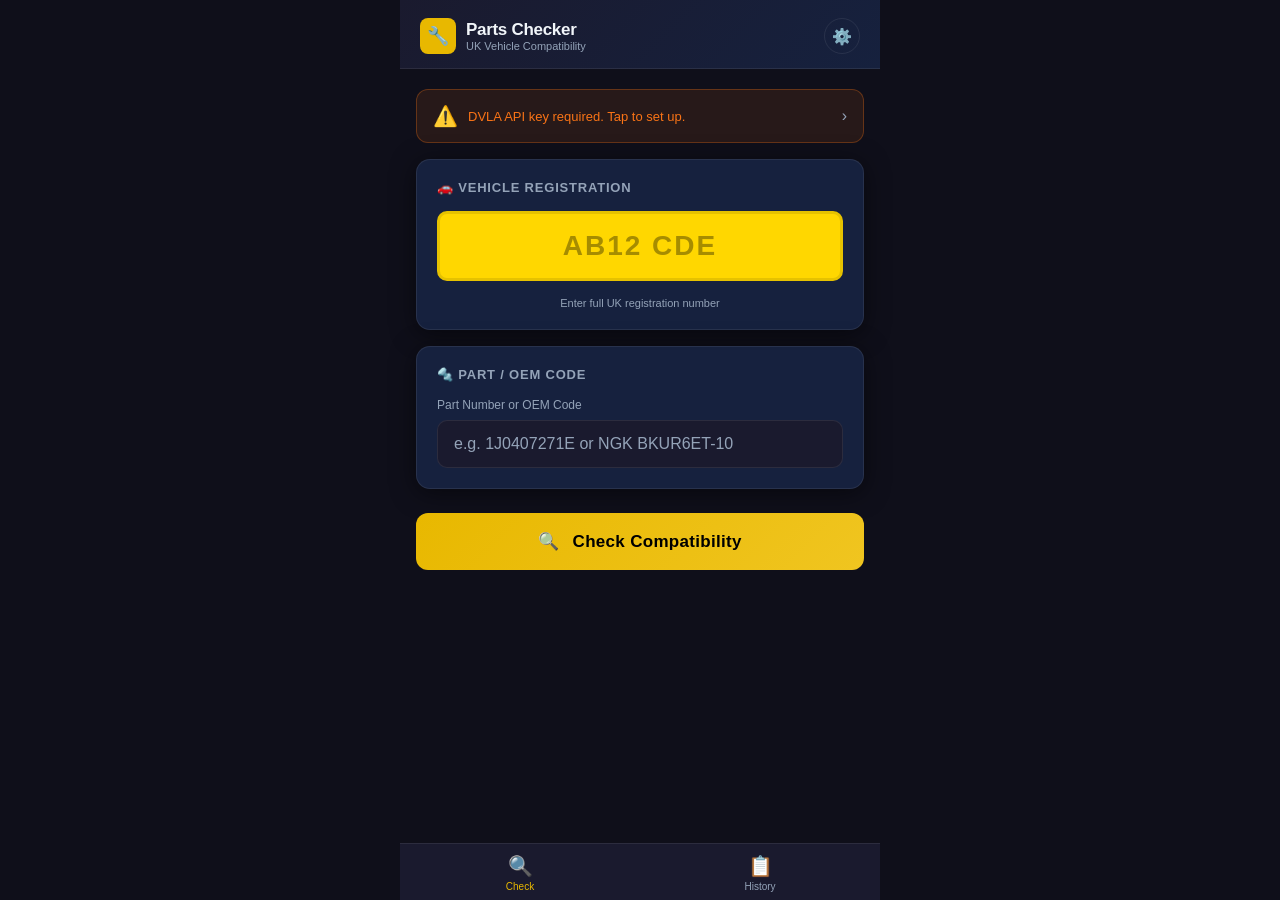
<file: vehicle-parts-checker/index.html>
<!DOCTYPE html>
<html lang="en">
<head>
  <meta charset="UTF-8" />
  <meta name="viewport" content="width=device-width, initial-scale=1.0, maximum-scale=1.0, user-scalable=no" />
  <meta name="apple-mobile-web-app-capable" content="yes" />
  <meta name="apple-mobile-web-app-status-bar-style" content="black-translucent" />
  <meta name="apple-mobile-web-app-title" content="Parts Checker" />
  <meta name="theme-color" content="#1a1a2e" />
  <title>UK Vehicle Parts Checker</title>
  <style>
    /* ─── Reset & Base ─────────────────────────────────── */
    *, *::before, *::after { box-sizing: border-box; margin: 0; padding: 0; }

    :root {
      --bg:        #0f0f1a;
      --surface:   #1a1a2e;
      --card:      #16213e;
      --accent:    #e8b800;
      --accent2:   #00b4d8;
      --success:   #22c55e;
      --danger:    #ef4444;
      --warning:   #f97316;
      --text:      #f1f5f9;
      --muted:     #94a3b8;
      --border:    rgba(255,255,255,0.08);
      --radius:    14px;
      --shadow:    0 4px 24px rgba(0,0,0,0.5);
    }

    html { height: 100%; }

    body {
      font-family: -apple-system, BlinkMacSystemFont, "SF Pro Display", "Helvetica Neue", Arial, sans-serif;
      background: var(--bg);
      color: var(--text);
      min-height: 100%;
      padding: env(safe-area-inset-top) env(safe-area-inset-right) env(safe-area-inset-bottom) env(safe-area-inset-left);
      -webkit-font-smoothing: antialiased;
    }

    /* ─── App Shell ─────────────────────────────────────── */
    .app { max-width: 480px; margin: 0 auto; padding: 0 0 80px; }

    /* ─── Header ─────────────────────────────────────────── */
    .header {
      background: linear-gradient(135deg, #1a1a2e 0%, #16213e 100%);
      border-bottom: 1px solid var(--border);
      padding: 18px 20px 14px;
      position: sticky; top: 0; z-index: 100;
      -webkit-backdrop-filter: blur(12px);
      backdrop-filter: blur(12px);
    }
    .header-top { display: flex; align-items: center; justify-content: space-between; }
    .logo { display: flex; align-items: center; gap: 10px; }
    .logo-icon {
      width: 36px; height: 36px; background: var(--accent);
      border-radius: 8px; display: flex; align-items: center; justify-content: center;
      font-size: 18px;
    }
    .logo-text { font-size: 17px; font-weight: 700; letter-spacing: -0.3px; }
    .logo-sub { font-size: 11px; color: var(--muted); }
    .settings-btn {
      background: none; border: 1px solid var(--border); color: var(--muted);
      width: 36px; height: 36px; border-radius: 50%; font-size: 16px; cursor: pointer;
      display: flex; align-items: center; justify-content: center;
      -webkit-tap-highlight-color: transparent;
    }

    /* ─── Main Content ────────────────────────────────────── */
    .content { padding: 20px 16px; }

    /* ─── Card ───────────────────────────────────────────── */
    .card {
      background: var(--card);
      border: 1px solid var(--border);
      border-radius: var(--radius);
      padding: 20px;
      margin-bottom: 16px;
      box-shadow: var(--shadow);
    }
    .card-title {
      font-size: 13px; font-weight: 600; text-transform: uppercase;
      letter-spacing: 0.8px; color: var(--muted); margin-bottom: 16px;
    }

    /* ─── UK Reg Plate Input ─────────────────────────────── */
    .reg-plate-wrap { position: relative; margin-bottom: 16px; }
    .reg-plate {
      width: 100%; padding: 16px 20px;
      background: #ffd700;
      color: #000;
      border: 3px solid #e6c200;
      border-radius: 10px;
      font-size: 28px;
      font-weight: 800;
      font-family: "UKNumberPlate", "Charles Wright", "Arial Black", Arial, sans-serif;
      text-align: center;
      letter-spacing: 4px;
      text-transform: uppercase;
      outline: none;
      -webkit-appearance: none;
      caret-color: #000;
    }
    .reg-plate::placeholder { color: rgba(0,0,0,0.35); letter-spacing: 2px; }
    .reg-plate:focus { border-color: #c9a800; box-shadow: 0 0 0 3px rgba(255,215,0,0.3); }

    /* ─── Part Number Input ──────────────────────────────── */
    .part-input {
      width: 100%; padding: 14px 16px;
      background: var(--surface);
      color: var(--text);
      border: 1px solid var(--border);
      border-radius: 10px;
      font-size: 16px;
      font-weight: 600;
      text-transform: uppercase;
      letter-spacing: 1px;
      outline: none;
      -webkit-appearance: none;
      transition: border-color 0.2s;
    }
    .part-input::placeholder { color: var(--muted); font-weight: 400; text-transform: none; letter-spacing: 0; }
    .part-input:focus { border-color: var(--accent2); box-shadow: 0 0 0 3px rgba(0,180,216,0.2); }
    .input-label { font-size: 12px; color: var(--muted); margin-bottom: 8px; font-weight: 500; }

    /* ─── Check Button ───────────────────────────────────── */
    .check-btn {
      width: 100%;
      padding: 18px;
      background: linear-gradient(135deg, var(--accent) 0%, #f0c520 100%);
      color: #000;
      border: none;
      border-radius: 12px;
      font-size: 17px;
      font-weight: 700;
      cursor: pointer;
      margin-top: 8px;
      letter-spacing: 0.3px;
      -webkit-tap-highlight-color: transparent;
      transition: opacity 0.15s, transform 0.1s;
    }
    .check-btn:active { opacity: 0.85; transform: scale(0.98); }
    .check-btn:disabled { opacity: 0.5; cursor: not-allowed; }
    .check-btn .btn-icon { margin-right: 8px; }

    /* ─── Loader ─────────────────────────────────────────── */
    .loader {
      display: none;
      text-align: center;
      padding: 32px 20px;
    }
    .loader.active { display: block; }
    .spinner {
      width: 44px; height: 44px;
      border: 3px solid var(--border);
      border-top-color: var(--accent);
      border-radius: 50%;
      animation: spin 0.7s linear infinite;
      margin: 0 auto 16px;
    }
    @keyframes spin { to { transform: rotate(360deg); } }
    .loader-text { color: var(--muted); font-size: 14px; }

    /* ─── Result Panel ───────────────────────────────────── */
    .result-panel { display: none; }
    .result-panel.active { display: block; }

    /* ─── Vehicle Info Card ──────────────────────────────── */
    .vehicle-plate {
      background: #ffd700;
      color: #000;
      text-align: center;
      padding: 10px 16px;
      border-radius: 8px;
      font-size: 22px;
      font-weight: 800;
      letter-spacing: 4px;
      margin-bottom: 16px;
      font-family: "UKNumberPlate", "Charles Wright", "Arial Black", Arial, sans-serif;
      border: 2px solid #e6c200;
    }

    .vehicle-grid {
      display: grid;
      grid-template-columns: 1fr 1fr;
      gap: 10px;
    }
    .vehicle-stat {
      background: var(--surface);
      border-radius: 10px;
      padding: 12px 14px;
      border: 1px solid var(--border);
    }
    .vehicle-stat-label { font-size: 10px; text-transform: uppercase; letter-spacing: 0.6px; color: var(--muted); margin-bottom: 4px; }
    .vehicle-stat-value { font-size: 14px; font-weight: 700; color: var(--text); }
    .vehicle-stat.full { grid-column: 1 / -1; }

    /* ─── Compatibility Badge ────────────────────────────── */
    .compat-badge {
      display: flex; align-items: center; gap: 12px;
      padding: 16px 18px;
      border-radius: 12px;
      margin-bottom: 16px;
      border: 1px solid;
    }
    .compat-badge.compatible   { background: rgba(34,197,94,0.12);  border-color: rgba(34,197,94,0.3);  }
    .compat-badge.incompatible { background: rgba(239,68,68,0.12);  border-color: rgba(239,68,68,0.3);  }
    .compat-badge.unknown      { background: rgba(249,115,22,0.12); border-color: rgba(249,115,22,0.3); }
    .compat-badge.manual       { background: rgba(0,180,216,0.12);  border-color: rgba(0,180,216,0.3);  }

    .badge-icon { font-size: 28px; }
    .badge-content { flex: 1; }
    .badge-title { font-size: 16px; font-weight: 700; margin-bottom: 2px; }
    .badge-title.compatible   { color: var(--success); }
    .badge-title.incompatible { color: var(--danger); }
    .badge-title.unknown      { color: var(--warning); }
    .badge-title.manual       { color: var(--accent2); }
    .badge-note { font-size: 12px; color: var(--muted); line-height: 1.4; }

    /* ─── Part Info ──────────────────────────────────────── */
    .part-info-row {
      display: flex; justify-content: space-between; align-items: center;
      padding: 10px 0;
      border-bottom: 1px solid var(--border);
    }
    .part-info-row:last-child { border-bottom: none; }
    .part-info-label { font-size: 13px; color: var(--muted); }
    .part-info-value { font-size: 13px; font-weight: 600; text-align: right; max-width: 200px; }

    /* ─── External Links ─────────────────────────────────── */
    .links-grid { display: grid; grid-template-columns: 1fr 1fr; gap: 10px; }
    .ext-link {
      display: flex; flex-direction: column; align-items: center; justify-content: center;
      gap: 6px; padding: 14px 10px;
      background: var(--surface);
      border: 1px solid var(--border);
      border-radius: 10px;
      text-decoration: none;
      color: var(--text);
      font-size: 12px;
      font-weight: 600;
      text-align: center;
      transition: background 0.15s;
      -webkit-tap-highlight-color: transparent;
    }
    .ext-link:active { background: rgba(255,255,255,0.08); }
    .ext-link-icon { font-size: 20px; }

    /* ─── History ─────────────────────────────────────────── */
    .history-item {
      display: flex; align-items: center; gap: 12px;
      padding: 12px 0;
      border-bottom: 1px solid var(--border);
      cursor: pointer;
      -webkit-tap-highlight-color: transparent;
    }
    .history-item:last-child { border-bottom: none; }
    .history-reg {
      background: #ffd700; color: #000;
      padding: 3px 8px; border-radius: 4px;
      font-size: 12px; font-weight: 800; letter-spacing: 2px;
      font-family: "Arial Black", Arial, sans-serif;
      white-space: nowrap; flex-shrink: 0;
    }
    .history-details { flex: 1; min-width: 0; }
    .history-part { font-size: 12px; font-weight: 600; color: var(--text); white-space: nowrap; overflow: hidden; text-overflow: ellipsis; }
    .history-vehicle { font-size: 11px; color: var(--muted); }
    .history-status { font-size: 18px; flex-shrink: 0; }
    .history-clear { font-size: 12px; color: var(--muted); padding: 4px 0; cursor: pointer; text-align: right; margin-top: 4px; -webkit-tap-highlight-color: transparent; }
    .no-history { text-align: center; padding: 20px; color: var(--muted); font-size: 14px; }

    /* ─── Settings Modal ─────────────────────────────────── */
    .modal-backdrop {
      display: none; position: fixed; inset: 0;
      background: rgba(0,0,0,0.7);
      z-index: 200;
      -webkit-backdrop-filter: blur(6px);
      backdrop-filter: blur(6px);
    }
    .modal-backdrop.active { display: flex; align-items: flex-end; justify-content: center; }
    .modal {
      background: var(--card);
      border-radius: 20px 20px 0 0;
      padding: 20px 20px calc(20px + env(safe-area-inset-bottom));
      width: 100%; max-width: 480px;
      border: 1px solid var(--border);
      border-bottom: none;
      animation: slideUp 0.25s ease;
    }
    @keyframes slideUp { from { transform: translateY(100%); opacity: 0; } to { transform: translateY(0); opacity: 1; } }
    .modal-handle {
      width: 40px; height: 4px; background: var(--border);
      border-radius: 2px; margin: 0 auto 20px;
    }
    .modal-title { font-size: 18px; font-weight: 700; margin-bottom: 20px; }
    .settings-label { font-size: 12px; color: var(--muted); font-weight: 500; margin-bottom: 6px; display: block; }
    .settings-input {
      width: 100%; padding: 12px 14px;
      background: var(--surface);
      color: var(--text);
      border: 1px solid var(--border);
      border-radius: 10px;
      font-size: 14px;
      outline: none;
      -webkit-appearance: none;
      margin-bottom: 12px;
    }
    .settings-input:focus { border-color: var(--accent2); }
    .settings-info {
      background: rgba(0,180,216,0.08);
      border: 1px solid rgba(0,180,216,0.2);
      border-radius: 10px;
      padding: 12px 14px;
      font-size: 12px;
      color: var(--muted);
      line-height: 1.6;
      margin-bottom: 16px;
    }
    .settings-info a { color: var(--accent2); text-decoration: none; }
    .settings-save {
      width: 100%; padding: 16px;
      background: var(--accent2);
      color: #fff;
      border: none;
      border-radius: 10px;
      font-size: 15px;
      font-weight: 600;
      cursor: pointer;
      -webkit-tap-highlight-color: transparent;
    }
    .settings-save:active { opacity: 0.85; }

    /* ─── Error State ─────────────────────────────────────── */
    .error-panel {
      display: none;
      background: rgba(239,68,68,0.1);
      border: 1px solid rgba(239,68,68,0.3);
      border-radius: 12px;
      padding: 16px;
      margin-bottom: 16px;
    }
    .error-panel.active { display: block; }
    .error-title { font-size: 14px; font-weight: 600; color: var(--danger); margin-bottom: 4px; }
    .error-msg { font-size: 13px; color: var(--muted); line-height: 1.5; }

    /* ─── Tab Bar ─────────────────────────────────────────── */
    .tab-bar {
      position: fixed;
      bottom: 0; left: 50%;
      transform: translateX(-50%);
      width: 100%; max-width: 480px;
      background: var(--surface);
      border-top: 1px solid var(--border);
      display: flex;
      padding-bottom: env(safe-area-inset-bottom);
      z-index: 100;
    }
    .tab-btn {
      flex: 1; display: flex; flex-direction: column;
      align-items: center; gap: 3px;
      padding: 10px 0 8px;
      background: none; border: none; color: var(--muted);
      font-size: 10px; font-weight: 500; cursor: pointer;
      -webkit-tap-highlight-color: transparent;
      transition: color 0.15s;
    }
    .tab-btn.active { color: var(--accent); }
    .tab-icon { font-size: 20px; }

    /* ─── View Pages ──────────────────────────────────────── */
    .view { display: none; }
    .view.active { display: block; }

    /* ─── Empty State ─────────────────────────────────────── */
    .empty-state {
      text-align: center;
      padding: 40px 20px;
      color: var(--muted);
    }
    .empty-icon { font-size: 48px; margin-bottom: 12px; }
    .empty-text { font-size: 14px; line-height: 1.6; }

    /* ─── API Key Warning ────────────────────────────────── */
    .api-warning {
      background: rgba(249,115,22,0.1);
      border: 1px solid rgba(249,115,22,0.3);
      border-radius: 12px; padding: 14px 16px;
      margin-bottom: 16px; cursor: pointer;
      display: flex; align-items: center; gap: 10px;
      -webkit-tap-highlight-color: transparent;
    }
    .api-warning-icon { font-size: 20px; }
    .api-warning-text { flex: 1; font-size: 13px; color: var(--warning); font-weight: 500; }
    .api-warning-arrow { color: var(--muted); font-size: 16px; }

    /* ─── Tooltip ─────────────────────────────────────────── */
    .tip {
      font-size: 11px; color: var(--muted);
      margin-top: 6px; text-align: center;
    }
  </style>
</head>
<body>
  <div class="app">

    <!-- Header -->
    <div class="header">
      <div class="header-top">
        <div class="logo">
          <div class="logo-icon">🔧</div>
          <div>
            <div class="logo-text">Parts Checker</div>
            <div class="logo-sub">UK Vehicle Compatibility</div>
          </div>
        </div>
        <button class="settings-btn" id="settingsBtn" aria-label="Settings">⚙️</button>
      </div>
    </div>

    <!-- Check View -->
    <div class="content">
      <div class="view active" id="viewCheck">

        <!-- API Key Warning (shown when no key set) -->
        <div class="api-warning" id="apiWarning" onclick="openSettings()" style="display:none">
          <span class="api-warning-icon">⚠️</span>
          <span class="api-warning-text">DVLA API key required. Tap to set up.</span>
          <span class="api-warning-arrow">›</span>
        </div>

        <!-- Input Card -->
        <div class="card">
          <div class="card-title">🚗 Vehicle Registration</div>

          <div class="reg-plate-wrap">
            <input
              type="text"
              class="reg-plate"
              id="regInput"
              placeholder="AB12 CDE"
              maxlength="8"
              autocomplete="off"
              autocorrect="off"
              autocapitalize="characters"
              spellcheck="false"
              inputmode="text"
            />
          </div>
          <p class="tip">Enter full UK registration number</p>
        </div>

        <div class="card">
          <div class="card-title">🔩 Part / OEM Code</div>
          <div class="input-label">Part Number or OEM Code</div>
          <input
            type="text"
            class="part-input"
            id="partInput"
            placeholder="e.g. 1J0407271E or NGK BKUR6ET-10"
            autocomplete="off"
            autocorrect="off"
            autocapitalize="characters"
            spellcheck="false"
          />
        </div>

        <button class="check-btn" id="checkBtn" onclick="runCheck()">
          <span class="btn-icon">🔍</span> Check Compatibility
        </button>

        <!-- Loader -->
        <div class="loader" id="loader">
          <div class="spinner"></div>
          <div class="loader-text" id="loaderText">Looking up vehicle…</div>
        </div>

        <!-- Error -->
        <div class="error-panel" id="errorPanel">
          <div class="error-title" id="errorTitle">Error</div>
          <div class="error-msg" id="errorMsg"></div>
        </div>

        <!-- Result -->
        <div class="result-panel" id="resultPanel">

          <!-- Compatibility Badge -->
          <div class="compat-badge manual" id="compatBadge">
            <span class="badge-icon" id="badgeIcon">🔍</span>
            <div class="badge-content">
              <div class="badge-title manual" id="badgeTitle">Checking…</div>
              <div class="badge-note" id="badgeNote"></div>
            </div>
          </div>

          <!-- Vehicle Info -->
          <div class="card" id="vehicleCard">
            <div class="card-title">🚗 Vehicle Details</div>
            <div class="vehicle-plate" id="vehiclePlate"></div>
            <div class="vehicle-grid" id="vehicleGrid"></div>
          </div>

          <!-- Part Info -->
          <div class="card" id="partCard">
            <div class="card-title">🔩 Part Information</div>
            <div id="partRows"></div>
          </div>

          <!-- External Search Links -->
          <div class="card">
            <div class="card-title">🔗 Search Retailers</div>
            <div class="links-grid" id="searchLinks"></div>
          </div>
        </div>

      </div>

      <!-- History View -->
      <div class="view" id="viewHistory">
        <div class="card">
          <div class="card-title" style="display:flex;justify-content:space-between;align-items:center">
            <span>Recent Checks</span>
            <span class="history-clear" onclick="clearHistory()">Clear all</span>
          </div>
          <div id="historyList">
            <div class="no-history">No checks yet</div>
          </div>
        </div>
      </div>

    </div>

  </div><!-- /app -->

  <!-- Tab Bar -->
  <div class="tab-bar">
    <button class="tab-btn active" id="tabCheck" onclick="switchTab('check')">
      <span class="tab-icon">🔍</span>Check
    </button>
    <button class="tab-btn" id="tabHistory" onclick="switchTab('history')">
      <span class="tab-icon">📋</span>History
    </button>
  </div>

  <!-- Settings Modal -->
  <div class="modal-backdrop" id="modalBackdrop" onclick="closeSettingsOnBackdrop(event)">
    <div class="modal" id="modal">
      <div class="modal-handle"></div>
      <div class="modal-title">⚙️ Settings</div>

      <label class="settings-label" for="apiKeyInput">DVLA VES API Key</label>
      <input
        type="text"
        class="settings-input"
        id="apiKeyInput"
        placeholder="Enter your DVLA API key"
        autocomplete="off"
        autocorrect="off"
        spellcheck="false"
      />

      <div class="settings-info">
        The DVLA Vehicle Enquiry Service API is <strong>free</strong> to use.<br>
        Register at: <a href="https://developer-portal.driver-vehicle-licensing.api.gov.uk/" target="_blank">developer-portal.driver-vehicle-licensing.api.gov.uk</a><br><br>
        Your key is stored only on this device and never sent anywhere except the official DVLA API.
      </div>

      <button class="settings-save" onclick="saveSettings()">Save Settings</button>
    </div>
  </div>

  <script>
  // ─── OEM Manufacturer Database ───────────────────────────────────────────────
  // Maps OEM code prefixes → manufacturer and part category hints
  const OEM_BRANDS = [
    { prefix: /^04[0-9]/i,                 brand: "Audi / VW Group",      type: "Genuine OEM" },
    { prefix: /^0[56][0-9]/i,              brand: "Audi / VW Group",      type: "Genuine OEM" },
    { prefix: /^1[A-Z0-9]{1}[0-9]/i,      brand: "VW / Audi / Skoda / SEAT", type: "Genuine OEM" },
    { prefix: /^3[A-C][0-9]/i,            brand: "VW Group",             type: "Genuine OEM" },
    { prefix: /^NGK/i,                     brand: "NGK",                  type: "Spark Plug / Sensor" },
    { prefix: /^BKUR|^BKR|^BCP|^DCPR/i,  brand: "NGK",                  type: "Spark Plug" },
    { prefix: /^GFE|^GDB|^GGP/i,          brand: "Mintex / TRW",         type: "Brake Part" },
    { prefix: /^DF/i,                      brand: "Delphi",               type: "Fuel / Ignition" },
    { prefix: /^GDB|^GBD/i,               brand: "TRW",                  type: "Brake Pads" },
    { prefix: /^KH[0-9]/i,                brand: "Hella",                type: "Electrical / Lighting" },
    { prefix: /^8[A-Z][0-9]/i,            brand: "BMW / MINI",           type: "Genuine OEM" },
    { prefix: /^1[3-9][0-9]{4}/i,         brand: "BMW / MINI",           type: "Genuine OEM" },
    { prefix: /^2[0-5][0-9]{4}/i,         brand: "BMW / MINI",           type: "Genuine OEM" },
    { prefix: /^SU|^SFE|^EFL/i,           brand: "ACDelco / Unipart",    type: "Filter" },
    { prefix: /^CORT|^49[0-9]/i,          brand: "Corteco",              type: "Seal / Gasket" },
    { prefix: /^93[0-9]/i,                brand: "Vauxhall / Opel",      type: "Genuine OEM" },
    { prefix: /^13[0-9]{5}/i,             brand: "Vauxhall / Opel",      type: "Genuine OEM" },
    { prefix: /^55[0-9]{5}/i,             brand: "Fiat / Alfa / Jeep",   type: "Genuine OEM" },
    { prefix: /^71[0-9]{5}/i,             brand: "Fiat / Alfa / Jeep",   type: "Genuine OEM" },
    { prefix: /^A[0-9]{3}/i,              brand: "Mercedes-Benz",        type: "Genuine OEM" },
    { prefix: /^A[0-9]{10}/i,             brand: "Mercedes-Benz",        type: "Genuine OEM" },
    { prefix: /^4[A-H][0-9]/i,            brand: "Porsche",              type: "Genuine OEM" },
    { prefix: /^LR[0-9]/i,                brand: "Land Rover / Jaguar",  type: "Genuine OEM" },
    { prefix: /^C[0-9]{5,}/i,             brand: "Ford",                 type: "Genuine OEM" },
    { prefix: /^1[5-8][0-9]{4,}/i,        brand: "Ford",                 type: "Genuine OEM" },
    { prefix: /^DW[0-9]/i,                brand: "Delphi / Diesel",      type: "Fuel System" },
    { prefix: /^KIT|^RC[0-9]/i,           brand: "Sachs / ZF",           type: "Clutch / Suspension" },
    { prefix: /^FAI/i,                     brand: "FAI Automotive",       type: "Engine Part" },
    { prefix: /^LUK/i,                     brand: "LUK / Schaeffler",     type: "Clutch / Belt" },
    { prefix: /^INA/i,                     brand: "INA / Schaeffler",     type: "Timing / Bearing" },
    { prefix: /^FAG/i,                     brand: "FAG / Schaeffler",     type: "Bearing" },
    { prefix: /^SKF/i,                     brand: "SKF",                  type: "Bearing / Seal" },
    { prefix: /^BP[0-9]/i,                brand: "Blueprint",            type: "Aftermarket Part" },
    { prefix: /^ADC|^ADN|^ADH|^ADG|^ADF|^ADE|^ADM/i, brand: "Blueprint", type: "Aftermarket Part" },
    { prefix: /^TRW/i,                     brand: "TRW / ZF",             type: "Brake / Steering" },
    { prefix: /^ATE[0-9]/i,               brand: "ATE Continental",      type: "Brake Part" },
    { prefix: /^FEBI|^01[0-9]{4}/i,       brand: "FEBI / Bilstein",      type: "Aftermarket Part" },
    { prefix: /^MOOG/i,                    brand: "Moog",                 type: "Suspension / Steering" },
    { prefix: /^VW[0-9]/i,                brand: "VW Group",             type: "Genuine OEM" },
    { prefix: /^GS[0-9]{4}/i,             brand: "Delphi / GS",          type: "Battery" },
    { prefix: /^WIX|^WF/i,                brand: "WIX Filters",          type: "Filter" },
    { prefix: /^MANN/i,                    brand: "Mann-Filter",          type: "Filter" },
    { prefix: /^W[0-9]{3,}/i,             brand: "Mann-Filter",          type: "Filter" },
    { prefix: /^HU[0-9]/i,                brand: "Mann-Filter",          type: "Oil Filter" },
    { prefix: /^C[0-9]{4}/i,              brand: "Mann-Filter",          type: "Air Filter" },
    { prefix: /^MAHLE|^OC[0-9]/i,         brand: "Mahle / Knecht",       type: "Filter / Engine" },
  ];

  // ─── Vehicle-to-brand compatibility hints ────────────────────────────────────
  // Suggests likely compatibility based on vehicle make and OEM brand
  function getCompatibilityHint(vehicleMake, oemBrand, partType) {
    const make = (vehicleMake || "").toUpperCase();
    const brand = (oemBrand || "").toUpperCase();

    const GROUPS = {
      "VW":     ["VW", "VOLKSWAGEN", "AUDI", "SKODA", "SEAT", "PORSCHE", "CUPRA"],
      "BMW":    ["BMW", "MINI"],
      "FORD":   ["FORD"],
      "GM":     ["VAUXHALL", "OPEL"],
      "FIAT":   ["FIAT", "ALFA", "JEEP", "LANCIA", "ABARTH", "MASERATI"],
      "MERC":   ["MERCEDES", "MERCEDES-BENZ", "SMART"],
      "PSA":    ["PEUGEOT", "CITROEN", "DS"],
      "STEL":   ["PEUGEOT", "CITROEN", "DS", "FIAT", "ALFA", "JEEP", "OPEL", "VAUXHALL"],
      "LANDROVER": ["LAND ROVER", "JAGUAR"],
    };

    const OEM_GROUP_MAP = {
      "AUDI / VW GROUP":                "VW",
      "VW / AUDI / SKODA / SEAT":       "VW",
      "VW GROUP":                        "VW",
      "BMW / MINI":                      "BMW",
      "VAUXHALL / OPEL":                 "GM",
      "FIAT / ALFA / JEEP":              "FIAT",
      "MERCEDES-BENZ":                   "MERC",
      "LAND ROVER / JAGUAR":             "LANDROVER",
      "FORD":                            "FORD",
    };

    const oemGroup = OEM_GROUP_MAP[brand];
    if (oemGroup) {
      const compatibleMakes = GROUPS[oemGroup] || [];
      const isMatch = compatibleMakes.some(m => make.includes(m) || m.includes(make));
      if (isMatch) return "compatible";
      // It's a genuine OEM part for a different brand
      if (partType && partType.toLowerCase().includes("genuine")) return "incompatible";
    }

    // Aftermarket / universal brands are usually compatible
    const AFTERMARKET = [
      "NGK", "MINTEX", "TRW", "DELPHI", "HELLA", "CORTECO", "LUK",
      "INA", "FAG", "SKF", "BLUEPRINT", "FEBI", "MOOG", "ATE CONTINENTAL",
      "MAHLE", "MANN-FILTER", "WIX FILTERS", "SACHS", "FAI AUTOMOTIVE",
      "ACDELCO", "UNIPART", "BOSCH", "VALEO",
    ];
    if (AFTERMARKET.some(a => brand.includes(a))) return "unknown"; // Potentially compatible — needs verification

    return "unknown";
  }

  // ─── Identify OEM brand from part number ──────────────────────────────────────
  function identifyOEMBrand(partNumber) {
    const pn = (partNumber || "").trim();
    for (const entry of OEM_BRANDS) {
      if (entry.prefix.test(pn)) {
        return { brand: entry.brand, type: entry.type };
      }
    }
    return { brand: "Unknown / Unrecognised", type: "Unknown" };
  }

  // ─── Format reg number ────────────────────────────────────────────────────────
  function formatReg(raw) {
    return raw.replace(/\s+/g, "").toUpperCase();
  }

  // ─── DVLA VES API Call ────────────────────────────────────────────────────────
  async function fetchVehicle(reg, apiKey) {
    const response = await fetch(
      "https://driver-vehicle-licensing.api.gov.uk/vehicle-enquiry/v1/vehicles",
      {
        method: "POST",
        headers: {
          "Content-Type": "application/json",
          "x-api-key": apiKey,
        },
        body: JSON.stringify({ registrationNumber: reg }),
      }
    );
    if (!response.ok) {
      const body = await response.json().catch(() => ({}));
      if (response.status === 403 || response.status === 401) {
        throw new Error("Invalid API key. Please check your DVLA API key in Settings.");
      }
      if (response.status === 404) {
        throw new Error("Vehicle not found. Please check the registration number.");
      }
      const msg = body?.errors?.[0]?.detail || body?.message || `HTTP ${response.status}`;
      throw new Error(msg);
    }
    return response.json();
  }

  // ─── State ────────────────────────────────────────────────────────────────────
  let currentVehicle = null;

  // ─── Main check function ──────────────────────────────────────────────────────
  async function runCheck() {
    const reg = formatReg(document.getElementById("regInput").value);
    const partRaw = document.getElementById("partInput").value.trim().toUpperCase();

    if (!reg) { alert("Please enter a registration number."); return; }
    if (!partRaw) { alert("Please enter a part number or OEM code."); return; }

    const apiKey = localStorage.getItem("dvla_api_key");
    if (!apiKey) { openSettings(); return; }

    // Reset UI
    hideResult();
    hideError();
    showLoader("Looking up vehicle…");

    try {
      const vehicle = await fetchVehicle(reg, apiKey);
      currentVehicle = vehicle;

      showLoader("Identifying part…");
      await new Promise(r => setTimeout(r, 400)); // Small UX delay

      const { brand: oemBrand, type: oemType } = identifyOEMBrand(partRaw);
      const compatStatus = getCompatibilityHint(vehicle.make, oemBrand, oemType);

      hideLoader();
      showResult(reg, vehicle, partRaw, oemBrand, oemType, compatStatus);
      saveToHistory(reg, vehicle, partRaw, compatStatus);

    } catch (err) {
      hideLoader();
      showError("Lookup Failed", err.message);
    }
  }

  // ─── UI Helpers ───────────────────────────────────────────────────────────────
  function showLoader(text) {
    document.getElementById("loader").classList.add("active");
    document.getElementById("loaderText").textContent = text;
    document.getElementById("checkBtn").disabled = true;
  }
  function hideLoader() {
    document.getElementById("loader").classList.remove("active");
    document.getElementById("checkBtn").disabled = false;
  }
  function hideResult() {
    document.getElementById("resultPanel").classList.remove("active");
  }
  function hideError() {
    document.getElementById("errorPanel").classList.remove("active");
  }
  function showError(title, msg) {
    document.getElementById("errorTitle").textContent = title;
    document.getElementById("errorMsg").textContent = msg;
    document.getElementById("errorPanel").classList.add("active");
  }

  function showResult(reg, vehicle, partNumber, oemBrand, oemType, compatStatus) {
    // Compatibility badge
    const badge = document.getElementById("compatBadge");
    const badgeTitle = document.getElementById("badgeTitle");
    const badgeNote = document.getElementById("badgeNote");
    const badgeIcon = document.getElementById("badgeIcon");

    badge.className = `compat-badge ${compatStatus}`;
    badgeTitle.className = `badge-title ${compatStatus}`;

    if (compatStatus === "compatible") {
      badgeIcon.textContent = "✅";
      badgeTitle.textContent = "Likely Compatible";
      badgeNote.textContent = `${oemBrand} part matches ${vehicle.make} vehicle group. Always confirm with vehicle-specific fitment data.`;
    } else if (compatStatus === "incompatible") {
      badgeIcon.textContent = "❌";
      badgeTitle.textContent = "Likely Incompatible";
      badgeNote.textContent = `This appears to be a genuine OEM part for a different vehicle brand. Verify before ordering.`;
    } else {
      badgeIcon.textContent = "🔍";
      badgeTitle.textContent = "Verify Fitment";
      badgeNote.textContent = `${oemBrand} part identified. Cross-reference with the links below to confirm fitment for this vehicle.`;
    }

    // Vehicle plate
    document.getElementById("vehiclePlate").textContent = reg.length > 4
      ? `${reg.slice(0, reg.length - 3)} ${reg.slice(-3)}`
      : reg;

    // Vehicle grid
    const grid = document.getElementById("vehicleGrid");
    grid.innerHTML = "";

    const stats = [
      { label: "Make",         value: vehicle.make || "—" },
      { label: "Colour",       value: vehicle.colour || "—" },
      { label: "Year",         value: vehicle.yearOfManufacture || "—" },
      { label: "Fuel Type",    value: vehicle.fuelType || "—" },
      { label: "Engine CC",    value: vehicle.engineCapacity ? `${vehicle.engineCapacity}cc` : "—" },
      { label: "Body Type",    value: vehicle.bodyType || "—" },
      { label: "MOT Status",   value: vehicle.motStatus || "—" },
      { label: "Tax Status",   value: vehicle.taxStatus || "—" },
    ];

    stats.forEach(stat => {
      const div = document.createElement("div");
      div.className = "vehicle-stat";
      div.innerHTML = `<div class="vehicle-stat-label">${stat.label}</div><div class="vehicle-stat-value">${stat.value}</div>`;
      grid.appendChild(div);
    });

    // Part rows
    const partRows = document.getElementById("partRows");
    partRows.innerHTML = "";
    const partInfo = [
      { label: "Part Number",   value: partNumber },
      { label: "Brand",         value: oemBrand },
      { label: "Part Type",     value: oemType },
    ];
    partInfo.forEach(row => {
      const div = document.createElement("div");
      div.className = "part-info-row";
      div.innerHTML = `<span class="part-info-label">${row.label}</span><span class="part-info-value">${row.value}</span>`;
      partRows.appendChild(div);
    });

    // Search links
    const links = document.getElementById("searchLinks");
    const make = encodeURIComponent(vehicle.make || "");
    const partEnc = encodeURIComponent(partNumber);
    const regEnc = encodeURIComponent(reg);

    links.innerHTML = `
      <a class="ext-link" href="https://www.gsfcarparts.com/search?reg=${regEnc}&q=${partEnc}" target="_blank" rel="noopener">
        <span class="ext-link-icon">🔵</span>GSF Car Parts
      </a>
      <a class="ext-link" href="https://www.eurocarparts.com/search?q=${partEnc}&vrm=${regEnc}" target="_blank" rel="noopener">
        <span class="ext-link-icon">🟡</span>Euro Car Parts
      </a>
      <a class="ext-link" href="https://www.autodoc.co.uk/search/?str=${partEnc}" target="_blank" rel="noopener">
        <span class="ext-link-icon">🟠</span>Autodoc
      </a>
      <a class="ext-link" href="https://www.ebay.co.uk/sch/i.html?_nkw=${partEnc}+${make}" target="_blank" rel="noopener">
        <span class="ext-link-icon">🔴</span>eBay UK
      </a>
    `;

    document.getElementById("resultPanel").classList.add("active");
  }

  // ─── History ──────────────────────────────────────────────────────────────────
  function saveToHistory(reg, vehicle, partNumber, status) {
    const history = JSON.parse(localStorage.getItem("check_history") || "[]");
    history.unshift({
      reg,
      make: vehicle.make,
      year: vehicle.yearOfManufacture,
      partNumber,
      status,
      timestamp: Date.now(),
    });
    // Keep last 20
    localStorage.setItem("check_history", JSON.stringify(history.slice(0, 20)));
    renderHistory();
  }

  function renderHistory() {
    const history = JSON.parse(localStorage.getItem("check_history") || "[]");
    const list = document.getElementById("historyList");

    if (history.length === 0) {
      list.innerHTML = '<div class="no-history">No checks yet</div>';
      return;
    }

    list.innerHTML = history.map((item, i) => {
      const statusIcon = item.status === "compatible" ? "✅"
                        : item.status === "incompatible" ? "❌" : "🔍";
      const regFormatted = item.reg.length > 4
        ? `${item.reg.slice(0, item.reg.length - 3)} ${item.reg.slice(-3)}`
        : item.reg;
      return `
        <div class="history-item" onclick="reloadCheck(${i})">
          <span class="history-reg">${regFormatted}</span>
          <div class="history-details">
            <div class="history-part">${item.partNumber}</div>
            <div class="history-vehicle">${item.make || ""}${item.year ? " · " + item.year : ""}</div>
          </div>
          <span class="history-status">${statusIcon}</span>
        </div>
      `;
    }).join("");
  }

  function clearHistory() {
    if (confirm("Clear all history?")) {
      localStorage.removeItem("check_history");
      renderHistory();
    }
  }

  function reloadCheck(index) {
    const history = JSON.parse(localStorage.getItem("check_history") || "[]");
    const item = history[index];
    if (!item) return;
    document.getElementById("regInput").value = item.reg;
    document.getElementById("partInput").value = item.partNumber;
    switchTab("check");
  }

  // ─── Settings ─────────────────────────────────────────────────────────────────
  function openSettings() {
    const key = localStorage.getItem("dvla_api_key") || "";
    document.getElementById("apiKeyInput").value = key;
    document.getElementById("modalBackdrop").classList.add("active");
  }

  function closeSettings() {
    document.getElementById("modalBackdrop").classList.remove("active");
  }

  function closeSettingsOnBackdrop(event) {
    if (event.target === document.getElementById("modalBackdrop")) closeSettings();
  }

  function saveSettings() {
    const key = document.getElementById("apiKeyInput").value.trim();
    if (!key) { alert("Please enter a valid API key."); return; }
    localStorage.setItem("dvla_api_key", key);
    updateApiWarning();
    closeSettings();
  }

  function updateApiWarning() {
    const hasKey = !!localStorage.getItem("dvla_api_key");
    document.getElementById("apiWarning").style.display = hasKey ? "none" : "flex";
  }

  // ─── Tab switching ─────────────────────────────────────────────────────────────
  function switchTab(tab) {
    document.getElementById("viewCheck").classList.toggle("active", tab === "check");
    document.getElementById("viewHistory").classList.toggle("active", tab === "history");
    document.getElementById("tabCheck").classList.toggle("active", tab === "check");
    document.getElementById("tabHistory").classList.toggle("active", tab === "history");
    if (tab === "history") renderHistory();
  }

  // ─── Reg input: auto-format and filter ────────────────────────────────────────
  document.getElementById("regInput").addEventListener("input", function () {
    const val = this.value.replace(/[^A-Za-z0-9\s]/g, "").toUpperCase();
    this.value = val;
  });

  // ─── Allow Enter to trigger check ─────────────────────────────────────────────
  document.getElementById("partInput").addEventListener("keydown", function (e) {
    if (e.key === "Enter") runCheck();
  });
  document.getElementById("regInput").addEventListener("keydown", function (e) {
    if (e.key === "Enter") document.getElementById("partInput").focus();
  });

  // ─── Settings button ──────────────────────────────────────────────────────────
  document.getElementById("settingsBtn").addEventListener("click", openSettings);

  // ─── Init ─────────────────────────────────────────────────────────────────────
  updateApiWarning();
  renderHistory();
  </script>
</body>
</html>
</file>
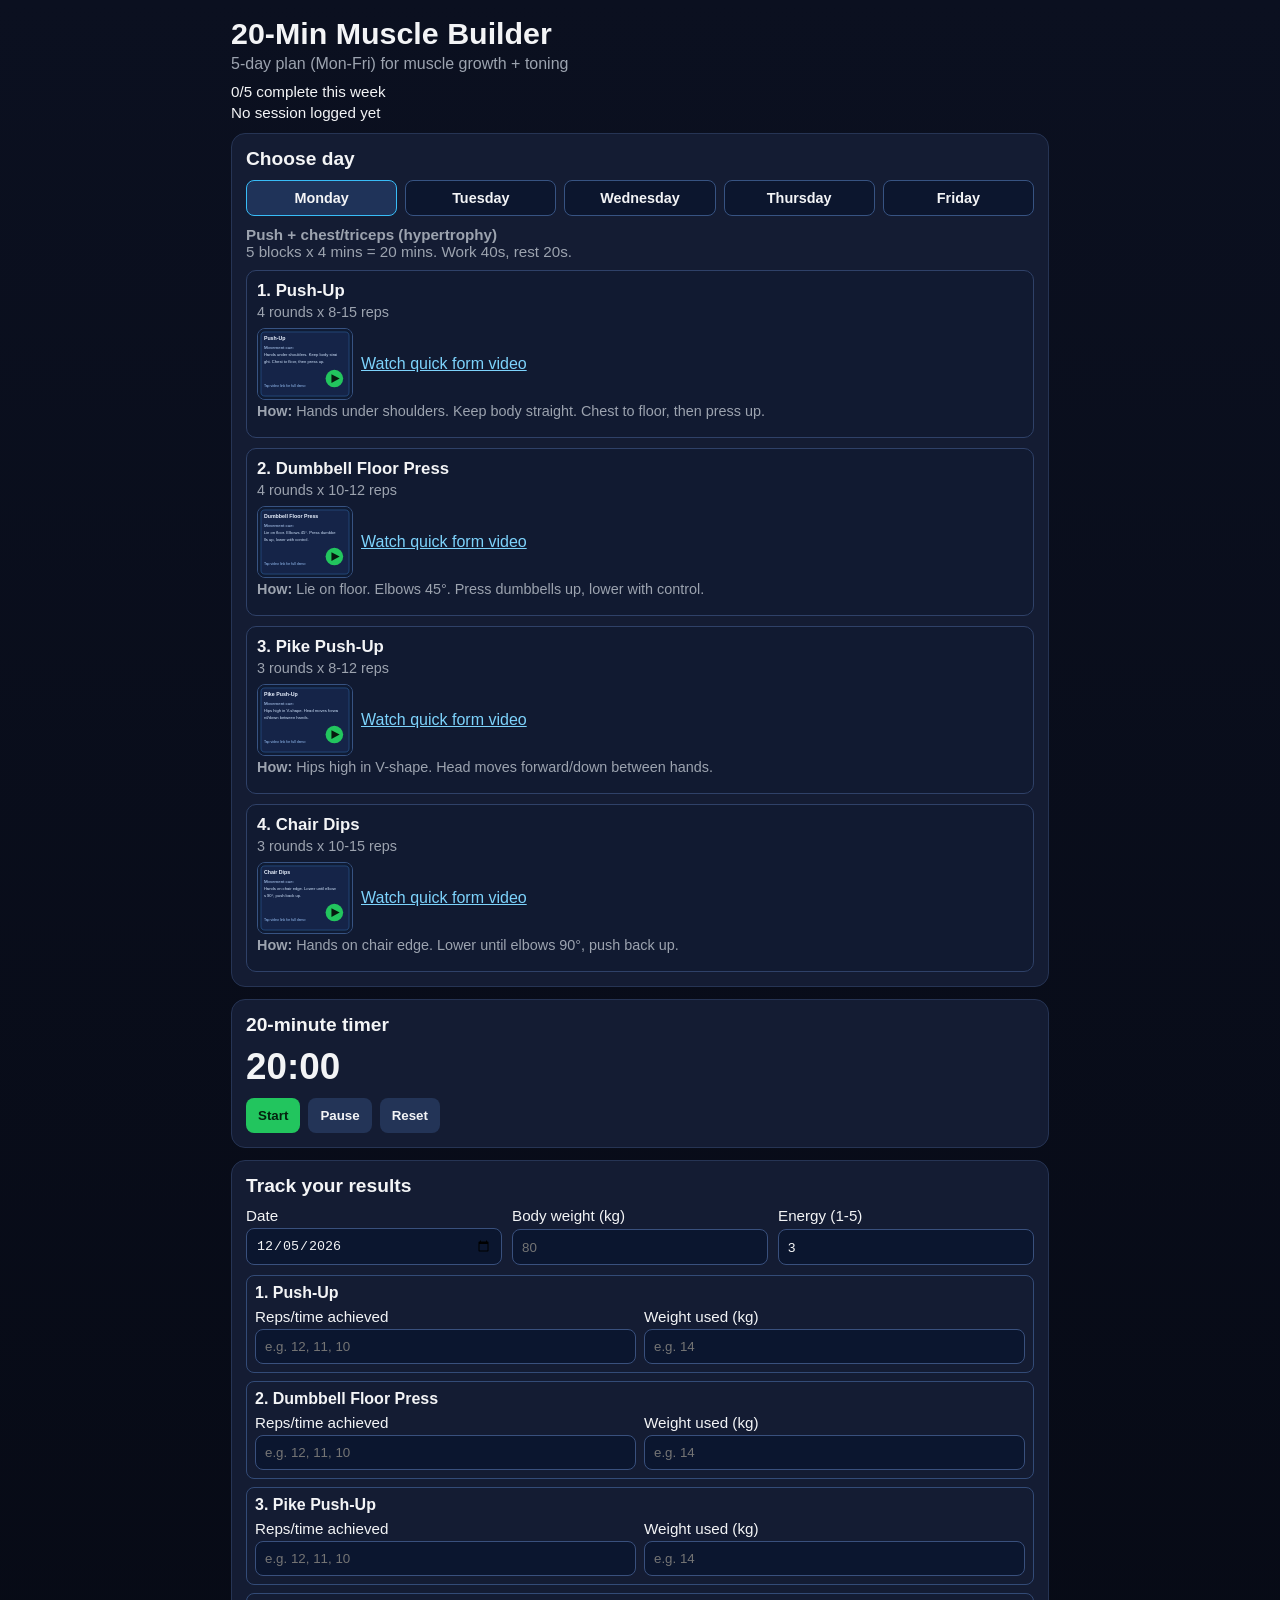
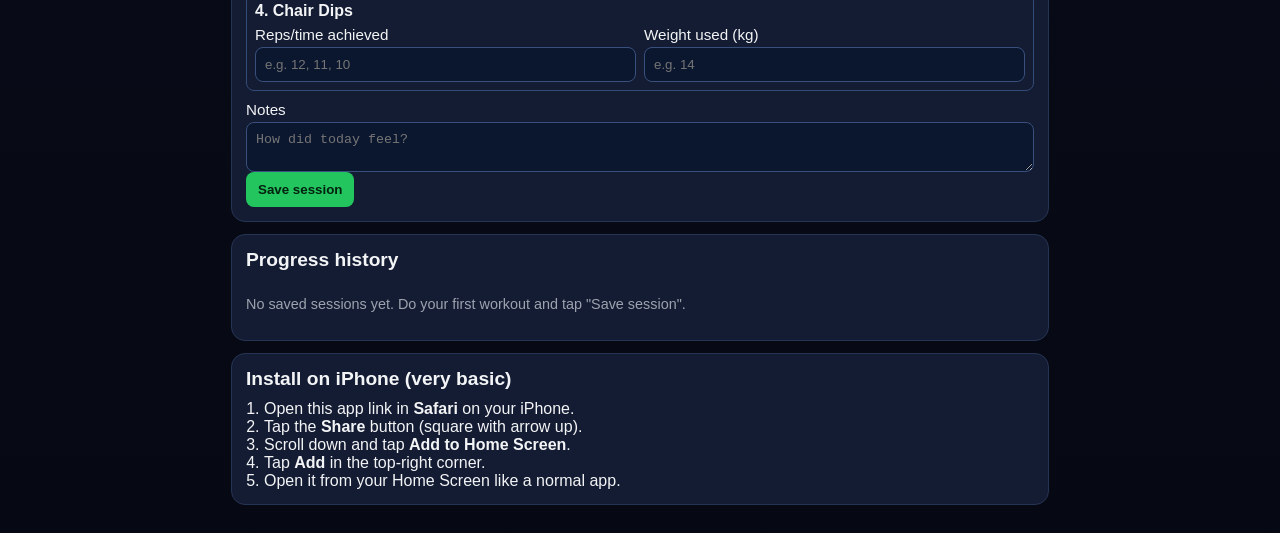
<file: workout-app/index.html>
<!doctype html>
<html lang="en">
<head>
  <meta charset="utf-8">
  <meta name="viewport" content="width=device-width, initial-scale=1, viewport-fit=cover">
  <meta name="theme-color" content="#111827">
  <title>20-Min Muscle Builder</title>
  <link rel="stylesheet" href="./styles.css">
</head>
<body>
  <main class="app">
    <header class="header">
      <h1>20-Min Muscle Builder</h1>
      <p>5-day plan (Mon-Fri) for muscle growth + toning</p>
      <div class="stats">
        <span id="weeklyCount">0/5 complete this week</span>
        <span id="lastSession">No session logged yet</span>
      </div>
    </header>

    <section class="card">
      <h2>Choose day</h2>
      <div id="dayTabs" class="tabs"></div>
      <div id="daySummary" class="summary"></div>
      <div id="exerciseList" class="exercise-list"></div>
    </section>

    <section class="card">
      <h2>20-minute timer</h2>
      <div class="timer-wrap">
        <div id="timerText" class="timer">20:00</div>
        <div class="timer-buttons">
          <button id="startTimer">Start</button>
          <button id="pauseTimer" class="secondary">Pause</button>
          <button id="resetTimer" class="secondary">Reset</button>
        </div>
      </div>
    </section>

    <section class="card">
      <h2>Track your results</h2>
      <form id="logForm">
        <div class="grid">
          <label>
            Date
            <input id="dateInput" type="date" required>
          </label>
          <label>
            Body weight (kg)
            <input id="bodyWeightInput" type="number" min="30" max="250" step="0.1" placeholder="80">
          </label>
          <label>
            Energy (1-5)
            <input id="energyInput" type="number" min="1" max="5" step="1" value="3">
          </label>
        </div>
        <div id="exerciseInputs" class="exercise-inputs"></div>
        <label>
          Notes
          <textarea id="notesInput" rows="2" placeholder="How did today feel?"></textarea>
        </label>
        <button type="submit">Save session</button>
      </form>
    </section>

    <section class="card">
      <h2>Progress history</h2>
      <div id="historyList" class="history"></div>
    </section>

    <section class="card">
      <h2>Install on iPhone (very basic)</h2>
      <ol class="simple-steps">
        <li>Open this app link in <strong>Safari</strong> on your iPhone.</li>
        <li>Tap the <strong>Share</strong> button (square with arrow up).</li>
        <li>Scroll down and tap <strong>Add to Home Screen</strong>.</li>
        <li>Tap <strong>Add</strong> in the top-right corner.</li>
        <li>Open it from your Home Screen like a normal app.</li>
      </ol>
    </section>
  </main>

  <script src="./app.js"></script>
</body>
</html>
</file>
<file: workout-app/styles.css>
:root {
  --bg: #0b1020;
  --card: #141c33;
  --text: #f3f4f6;
  --muted: #9ca3af;
  --accent: #22c55e;
  --accent-2: #38bdf8;
}

* { box-sizing: border-box; }
body {
  margin: 0;
  font-family: -apple-system, BlinkMacSystemFont, "Segoe UI", Roboto, sans-serif;
  background: linear-gradient(180deg, var(--bg), #060913);
  color: var(--text);
}

.app {
  max-width: 850px;
  margin: 0 auto;
  padding: 16px;
}

.header { margin-bottom: 12px; }
.header h1 { margin: 0; font-size: 1.9rem; }
.header p { margin: 4px 0 10px; color: var(--muted); }
.stats { display: flex; flex-direction: column; gap: 4px; font-size: 0.95rem; }

.card {
  background: var(--card);
  border: 1px solid #263454;
  border-radius: 14px;
  padding: 14px;
  margin-bottom: 12px;
}

h2 { margin: 0 0 10px; font-size: 1.2rem; }

.tabs {
  display: grid;
  grid-template-columns: repeat(5, minmax(0, 1fr));
  gap: 8px;
}

.tab {
  border: 1px solid #375382;
  background: #0c162e;
  color: var(--text);
  border-radius: 8px;
  padding: 9px 6px;
  font-size: 0.9rem;
  cursor: pointer;
}

.tab.active {
  background: #1f3359;
  border-color: var(--accent-2);
}

.summary {
  color: var(--muted);
  margin: 10px 0;
  font-size: 0.95rem;
}

.exercise-list {
  display: grid;
  gap: 10px;
}

.exercise-card {
  border: 1px solid #2f4168;
  border-radius: 10px;
  padding: 10px;
  background: #111a31;
}

.exercise-top {
  display: flex;
  justify-content: space-between;
  gap: 8px;
  align-items: center;
}

.exercise-name { margin: 0; font-size: 1.05rem; }
.exercise-plan { margin: 3px 0 8px; color: var(--muted); font-size: 0.9rem; }

.media-row {
  display: grid;
  grid-template-columns: 96px 1fr;
  gap: 8px;
  align-items: center;
}

.media-row img {
  width: 96px;
  height: 72px;
  object-fit: cover;
  border-radius: 8px;
  border: 1px solid #375382;
}

a {
  color: #7dd3fc;
}

.timer-wrap {
  display: grid;
  gap: 10px;
  align-items: center;
}

.timer {
  font-size: 2.3rem;
  font-weight: 700;
}

.timer-buttons {
  display: flex;
  gap: 8px;
  flex-wrap: wrap;
}

button {
  border: none;
  background: var(--accent);
  color: #04210f;
  padding: 10px 12px;
  border-radius: 8px;
  font-weight: 700;
  cursor: pointer;
}

button.secondary {
  background: #233457;
  color: var(--text);
}

.grid {
  display: grid;
  gap: 10px;
  grid-template-columns: repeat(3, minmax(0, 1fr));
}

label {
  display: grid;
  gap: 4px;
  font-size: 0.95rem;
}

input, textarea {
  background: #0b162f;
  border: 1px solid #39507d;
  color: var(--text);
  border-radius: 8px;
  padding: 9px;
}

.exercise-inputs {
  display: grid;
  gap: 8px;
  margin: 10px 0;
}

.exercise-input-row {
  border: 1px solid #334b77;
  border-radius: 8px;
  padding: 8px;
  display: grid;
  gap: 6px;
}

.row-2 {
  display: grid;
  grid-template-columns: repeat(2, minmax(0, 1fr));
  gap: 8px;
}

.history {
  display: grid;
  gap: 8px;
}

.history-item {
  border: 1px solid #30466f;
  border-radius: 8px;
  padding: 8px;
  background: #10182d;
}

.muted { color: var(--muted); font-size: 0.9rem; }

.simple-steps {
  margin: 0;
  padding-left: 18px;
  color: var(--text);
}

@media (max-width: 640px) {
  .tabs { grid-template-columns: repeat(2, minmax(0, 1fr)); }
  .grid { grid-template-columns: 1fr; }
}
</file>
